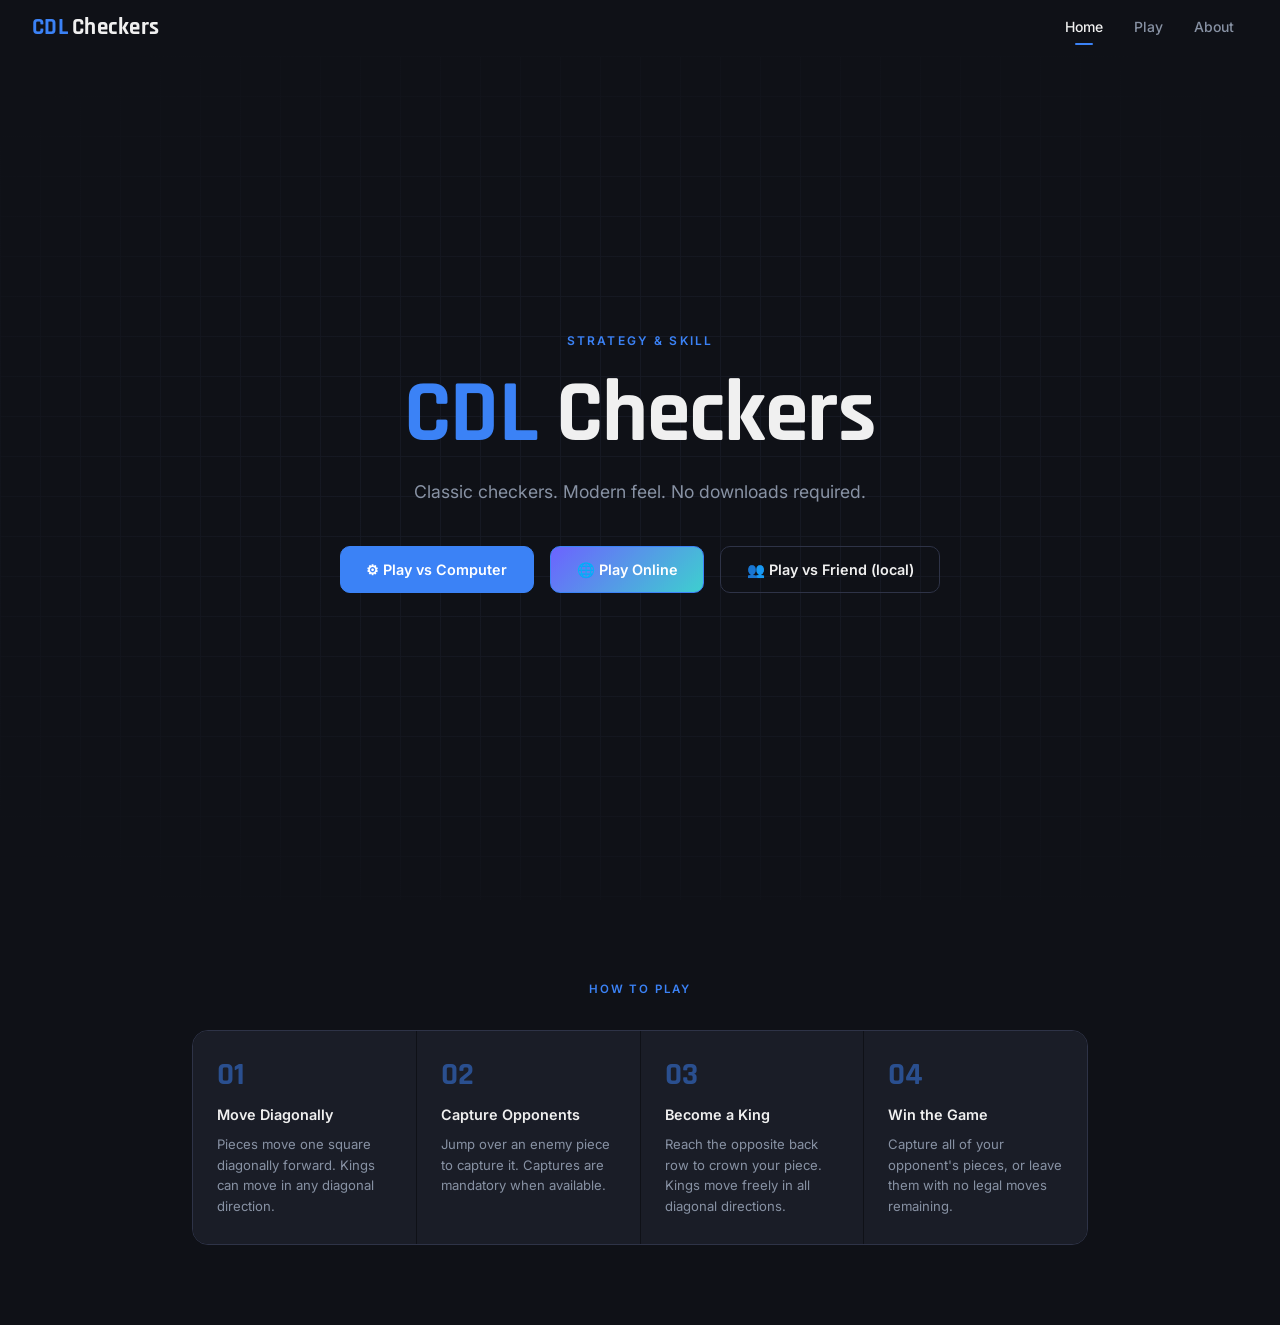
<file: index.html>
<!DOCTYPE html>
<html lang="en">

<head>
  <meta charset="UTF-8" />
  <meta name="viewport" content="width=device-width, initial-scale=1.0" />
  <title>CDL Checkers</title>
  <link rel="stylesheet" href="style.css" />
</head>

<body>

  <!-- ===== NAV ===== -->
  <nav class="nav" id="nav">
    <a href="index.html" class="nav-logo" aria-label="CDL Checkers home">
      <span class="cdl">CDL</span><span class="rest">Checkers</span>
    </a>
    <ul class="nav-links" role="list">
      <li><a href="index.html" class="active">Home</a></li>
      <li><a href="game.html">Play</a></li>
      <li><a href="about.html">About</a></li>
    </ul>
  </nav>

  <!-- ===== PAGE ===== -->
  <main class="page">

    <!-- Hero -->
    <section class="hero" aria-labelledby="hero-heading">
      <div class="hero-inner">
        <p class="hero-eyebrow">Strategy &amp; Skill</p>
        <h1 id="hero-heading">
          <span class="cdl">CDL</span><span class="rest"> Checkers</span>
        </h1>
        <p class="hero-tagline">Classic checkers. Modern feel. No downloads required.</p>
        <div class="hero-ctas">
          <a href="game.html?mode=ai" class="btn btn-primary">
            &#x2699; Play vs Computer
          </a>
          <a href="game.html?mode=online" class="btn btn-primary" style="background:linear-gradient(135deg,#6c63ff,#3ecfcf)">
            🌐 Play Online
          </a>
          <a href="game.html?mode=pvp" class="btn btn-secondary">
            &#x1F465; Play vs Friend (local)
          </a>
        </div>
      </div>
    </section>

    <!-- How to Play -->
    <section class="how-section" aria-labelledby="how-heading">
      <p class="section-label" id="how-heading">How to Play</p>
      <div class="how-grid">
        <div class="how-card">
          <div class="how-num">01</div>
          <h3>Move Diagonally</h3>
          <p>Pieces move one square diagonally forward. Kings can move in any diagonal direction.</p>
        </div>
        <div class="how-card">
          <div class="how-num">02</div>
          <h3>Capture Opponents</h3>
          <p>Jump over an enemy piece to capture it. Captures are mandatory when available.</p>
        </div>
        <div class="how-card">
          <div class="how-num">03</div>
          <h3>Become a King</h3>
          <p>Reach the opposite back row to crown your piece. Kings move freely in all diagonal directions.</p>
        </div>
        <div class="how-card">
          <div class="how-num">04</div>
          <h3>Win the Game</h3>
          <p>Capture all of your opponent's pieces, or leave them with no legal moves remaining.</p>
        </div>
      </div>
    </section>

  </main>

  <script src="game.js"></script>
</body>

</html>
</file>
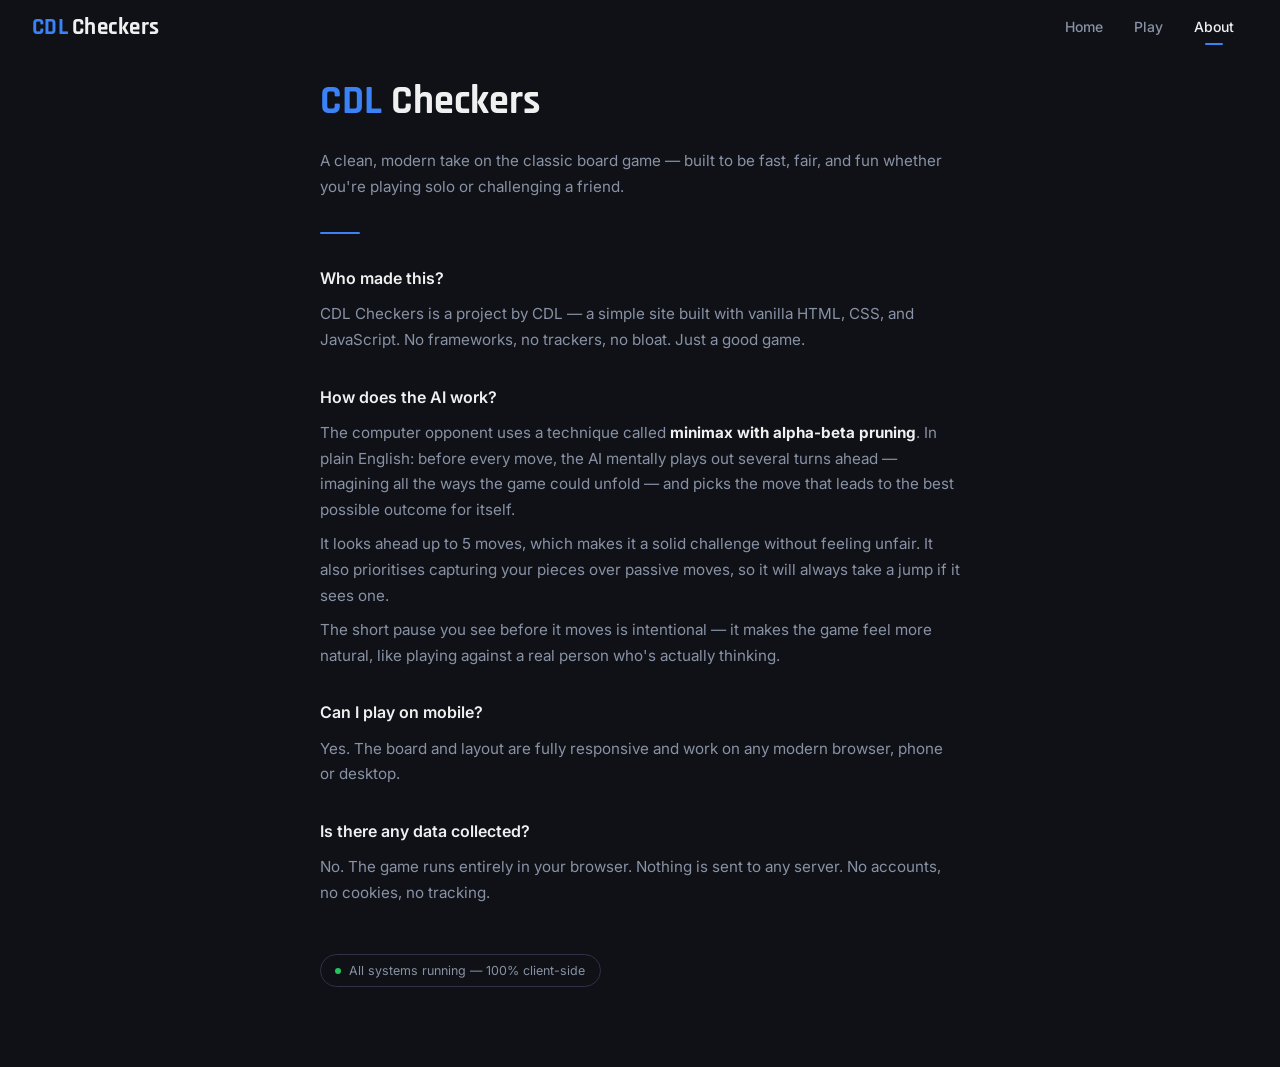
<file: about.html>
<!DOCTYPE html>
<html lang="en">

<head>
  <meta charset="UTF-8" />
  <meta name="viewport" content="width=device-width, initial-scale=1.0" />
  <title>About — CDL Checkers</title>
  <link rel="stylesheet" href="style.css" />
</head>

<body>

  <!-- ===== NAV ===== -->
  <nav class="nav" id="nav">
    <a href="index.html" class="nav-logo" aria-label="CDL Checkers home">
      <span class="cdl">CDL</span><span class="rest">Checkers</span>
    </a>
    <ul class="nav-links" role="list">
      <li><a href="index.html">Home</a></li>
      <li><a href="game.html">Play</a></li>
      <li><a href="about.html" class="active">About</a></li>
    </ul>
  </nav>

  <!-- ===== PAGE ===== -->
  <main class="page about-page">
    <div class="about-inner fade-in">
      <h1><span style="color:var(--accent)">CDL</span> Checkers</h1>
      <p>A clean, modern take on the classic board game — built to be fast, fair, and fun whether you're playing solo or
        challenging a friend.</p>

      <div class="about-divider"></div>

      <h2>Who made this?</h2>
      <p>CDL Checkers is a project by CDL — a simple site built with vanilla HTML, CSS, and JavaScript. No frameworks,
        no trackers, no bloat. Just a good game.</p>

      <h2>How does the AI work?</h2>
      <p>The computer opponent uses a technique called <strong style="color:var(--text)">minimax with alpha-beta
          pruning</strong>. In plain English: before every move, the AI mentally plays out several turns ahead —
        imagining all the ways the game could unfold — and picks the move that leads to the best possible outcome for
        itself.</p>
      <p>It looks ahead up to 5 moves, which makes it a solid challenge without feeling unfair. It also prioritises
        capturing your pieces over passive moves, so it will always take a jump if it sees one.</p>
      <p>The short pause you see before it moves is intentional — it makes the game feel more natural, like playing
        against a real person who's actually thinking.</p>

      <h2>Can I play on mobile?</h2>
      <p>Yes. The board and layout are fully responsive and work on any modern browser, phone or desktop.</p>

      <h2>Is there any data collected?</h2>
      <p>No. The game runs entirely in your browser. Nothing is sent to any server. No accounts, no cookies, no
        tracking.</p>

      <div class="about-badge">All systems running &mdash; 100% client-side</div>
    </div>
  </main>

  <script src="game.js"></script>
</body>

</html>
</file>
<file: style.css>
@import url('https://fonts.googleapis.com/css2?family=Inter:wght@300;400;500;600;700&family=Rajdhani:wght@600;700&display=swap');

/* ============================================================
   CDL CHECKERS — GLOBAL STYLES
   ============================================================ */

:root {
  --bg:          #0F1117;
  --surface:     #1A1D27;
  --surface2:    #20243A;
  --board-dark:  #1B1F30;
  --board-light: #353C5A;
  --p1:          #E63946;
  --p2:          #F0F0F0;
  --king:        #F4C430;
  --accent:      #3B82F6;
  --accent-dim:  rgba(59,130,246,0.18);
  --text:        #F0F0F0;
  --muted:       #8892A4;
  --border:      #2E3347;
  --nav-h:       56px;
  --radius:      10px;
  --radius-lg:   16px;
}

*, *::before, *::after { box-sizing: border-box; margin: 0; padding: 0; }

html { scroll-behavior: smooth; }

body {
  background: var(--bg);
  color: var(--text);
  font-family: 'Inter', sans-serif;
  font-size: 16px;
  line-height: 1.6;
  min-height: 100vh;
  -webkit-font-smoothing: antialiased;
}

/* ============================================================
   NAV
   ============================================================ */

.nav {
  position: fixed;
  top: 0; left: 0; right: 0;
  height: var(--nav-h);
  display: flex;
  align-items: center;
  justify-content: space-between;
  padding: 0 2rem;
  z-index: 100;
  border-bottom: 1px solid transparent;
  transition: background 0.2s ease, backdrop-filter 0.2s ease, border-color 0.2s ease;
}

.nav.scrolled {
  background: rgba(15, 17, 23, 0.85);
  backdrop-filter: blur(14px);
  -webkit-backdrop-filter: blur(14px);
  border-bottom-color: var(--border);
}

.nav-logo {
  font-family: 'Rajdhani', sans-serif;
  font-size: 1.45rem;
  font-weight: 700;
  letter-spacing: 0.02em;
  text-decoration: none;
  display: flex;
  align-items: center;
  gap: 0;
  user-select: none;
}
.nav-logo .cdl  { color: var(--accent); }
.nav-logo .rest { color: var(--text); margin-left: 0.3ch; }

.nav-links {
  display: flex;
  align-items: center;
  gap: 0.25rem;
  list-style: none;
}

.nav-links a {
  display: inline-block;
  padding: 0.3rem 0.85rem;
  color: var(--muted);
  text-decoration: none;
  font-size: 0.875rem;
  font-weight: 500;
  border-radius: 6px;
  transition: color 0.15s, background 0.15s;
  position: relative;
}

.nav-links a:hover { color: var(--text); background: var(--surface); }

.nav-links a.active {
  color: var(--text);
}
.nav-links a.active::after {
  content: '';
  position: absolute;
  bottom: -2px; left: 50%;
  transform: translateX(-50%);
  width: 18px; height: 2px;
  background: var(--accent);
  border-radius: 2px;
}

/* ============================================================
   PAGE WRAPPER
   ============================================================ */

.page { padding-top: var(--nav-h); }

/* ============================================================
   HOME — HERO
   ============================================================ */

.hero {
  min-height: calc(100vh - var(--nav-h));
  display: flex;
  flex-direction: column;
  align-items: center;
  justify-content: center;
  text-align: center;
  padding: 4rem 2rem 6rem;
  position: relative;
  overflow: hidden;
}

/* subtle grid pattern */
.hero::before {
  content: '';
  position: absolute;
  inset: 0;
  background-image:
    linear-gradient(var(--border) 1px, transparent 1px),
    linear-gradient(90deg, var(--border) 1px, transparent 1px);
  background-size: 40px 40px;
  opacity: 0.25;
  pointer-events: none;
}

/* radial vignette over grid */
.hero::after {
  content: '';
  position: absolute;
  inset: 0;
  background: radial-gradient(ellipse 70% 60% at 50% 50%, transparent 30%, var(--bg) 100%);
  pointer-events: none;
}

.hero-inner {
  position: relative;
  z-index: 1;
  max-width: 640px;
}

.hero-eyebrow {
  font-size: 0.75rem;
  font-weight: 600;
  letter-spacing: 0.18em;
  text-transform: uppercase;
  color: var(--accent);
  margin-bottom: 1.25rem;
  opacity: 0;
  animation: fadeUp 0.6s 0.1s ease forwards;
}

.hero h1 {
  font-family: 'Rajdhani', sans-serif;
  font-size: clamp(3rem, 8vw, 5.5rem);
  font-weight: 700;
  line-height: 1;
  letter-spacing: -0.01em;
  margin-bottom: 1.25rem;
  opacity: 0;
  animation: fadeUp 0.6s 0.2s ease forwards;
}
.hero h1 .cdl  { color: var(--accent); }
.hero h1 .rest { color: var(--text); }

.hero-tagline {
  font-size: 1.1rem;
  color: var(--muted);
  margin-bottom: 2.5rem;
  opacity: 0;
  animation: fadeUp 0.6s 0.35s ease forwards;
}

.hero-ctas {
  display: flex;
  gap: 1rem;
  justify-content: center;
  flex-wrap: wrap;
  opacity: 0;
  animation: fadeUp 0.6s 0.5s ease forwards;
}

/* ============================================================
   BUTTONS
   ============================================================ */

.btn {
  display: inline-flex;
  align-items: center;
  gap: 0.5rem;
  padding: 0.7rem 1.6rem;
  border-radius: var(--radius);
  font-size: 0.9rem;
  font-weight: 600;
  font-family: 'Inter', sans-serif;
  cursor: pointer;
  text-decoration: none;
  border: 1.5px solid transparent;
  transition: transform 0.15s, background 0.15s, border-color 0.15s, box-shadow 0.15s;
  white-space: nowrap;
}
.btn:active { transform: scale(0.97); }

.btn-primary {
  background: var(--accent);
  color: #fff;
  border-color: var(--accent);
}
.btn-primary:hover {
  background: #2563eb;
  border-color: #2563eb;
  box-shadow: 0 0 0 3px rgba(59,130,246,0.2);
}

.btn-secondary {
  background: transparent;
  color: var(--text);
  border-color: var(--border);
}
.btn-secondary:hover {
  background: var(--surface);
  border-color: var(--muted);
}

.btn-ghost {
  background: transparent;
  color: var(--muted);
  border-color: transparent;
  padding: 0.5rem 1rem;
}
.btn-ghost:hover { color: var(--text); background: var(--surface); }

/* ============================================================
   HOW TO PLAY CARDS
   ============================================================ */

.how-section {
  padding: 5rem 2rem;
  max-width: 960px;
  margin: 0 auto;
}

.section-label {
  font-size: 0.72rem;
  font-weight: 600;
  letter-spacing: 0.16em;
  text-transform: uppercase;
  color: var(--accent);
  margin-bottom: 2rem;
  text-align: center;
}

.how-grid {
  display: grid;
  grid-template-columns: repeat(auto-fit, minmax(200px, 1fr));
  gap: 1px;
  border: 1px solid var(--border);
  border-radius: var(--radius-lg);
  overflow: hidden;
}

.how-card {
  background: var(--surface);
  padding: 1.75rem 1.5rem;
  opacity: 0;
  animation: fadeUp 0.5s ease forwards;
}
.how-card:nth-child(1) { animation-delay: 0.05s; }
.how-card:nth-child(2) { animation-delay: 0.12s; }
.how-card:nth-child(3) { animation-delay: 0.19s; }
.how-card:nth-child(4) { animation-delay: 0.26s; }

.how-num {
  font-family: 'Rajdhani', sans-serif;
  font-size: 2rem;
  font-weight: 700;
  color: var(--accent);
  opacity: 0.5;
  line-height: 1;
  margin-bottom: 0.75rem;
}

.how-card h3 {
  font-size: 0.9rem;
  font-weight: 600;
  margin-bottom: 0.5rem;
  color: var(--text);
}

.how-card p {
  font-size: 0.82rem;
  color: var(--muted);
  line-height: 1.55;
}

/* ============================================================
   GAME PAGE
   ============================================================ */

.game-page {
  min-height: calc(100vh - var(--nav-h));
  display: flex;
  flex-direction: column;
  align-items: center;
  justify-content: center;
  padding: 2rem 1rem;
}

.game-container {
  display: flex;
  flex-direction: column;
  align-items: center;
  gap: 1.25rem;
  width: 100%;
  max-width: 620px;
}

/* ---- Status bar ---- */
.status-bar {
  width: 100%;
  display: flex;
  align-items: center;
  justify-content: space-between;
  gap: 1rem;
  padding: 0.75rem 1.1rem;
  background: var(--surface);
  border: 1px solid var(--border);
  border-radius: var(--radius);
}

.status-turn {
  font-size: 0.9rem;
  font-weight: 500;
  color: var(--text);
  display: flex;
  align-items: center;
  gap: 0.5rem;
}

.turn-dot {
  width: 9px; height: 9px;
  border-radius: 50%;
  flex-shrink: 0;
  transition: background 0.3s;
}
.turn-dot.p1 { background: var(--p1); }
.turn-dot.p2 { background: var(--p2); }

.status-counts {
  display: flex;
  gap: 1.25rem;
  font-size: 0.82rem;
  color: var(--muted);
}
.count-badge {
  display: flex;
  align-items: center;
  gap: 0.4rem;
}
.count-pip {
  width: 10px; height: 10px;
  border-radius: 50%;
}
.count-pip.p1 { background: var(--p1); }
.count-pip.p2 { background: var(--p2); }

/* ---- Board ---- */
.board-wrap {
  position: relative;
  width: min(80vw, 560px);
  height: min(80vw, 560px);
  max-width: 560px;
  max-height: 560px;
  flex-shrink: 0;
  align-self: center;
}

#board {
  display: grid;
  grid-template-columns: repeat(8, 1fr);
  grid-template-rows: repeat(8, 1fr);
  grid-auto-rows: 1fr;
  width: 100%;
  height: 100%;
  border: 2px solid var(--border);
  border-radius: 6px;
  overflow: hidden;
  user-select: none;
}

.cell {
  position: relative;
  display: flex;
  align-items: center;
  justify-content: center;
  cursor: default;
  transition: background 0.15s ease;
  aspect-ratio: 1;
}
.cell.light { background: var(--board-light); }
.cell.dark  { background: var(--board-dark); }
.cell.dark  { cursor: pointer; }

.cell.selected { background: rgba(59,130,246,0.28) !important; }

.cell.valid-move { background: rgba(59,130,246,0.14) !important; }
.cell.valid-move::after {
  content: '';
  position: absolute;
  width: 28%;
  height: 28%;
  border-radius: 50%;
  background: rgba(59,130,246,0.55);
  pointer-events: none;
  animation: dotPop 0.15s ease forwards;
}

@keyframes dotPop {
  from { opacity: 0; transform: scale(0.5); }
  to   { opacity: 1; transform: scale(1); }
}

/* ---- Pieces ---- */
.piece {
  width: 72%;
  height: 72%;
  border-radius: 50%;
  display: flex;
  align-items: center;
  justify-content: center;
  font-size: 1.1em;
  position: relative;
  cursor: pointer;
  transition: transform 0.15s ease;
  flex-shrink: 0;
  /* No global animation here — only newly inserted pieces animate via .piece-new */
}

.piece-new {
  animation: pieceFadeIn 0.3s ease both;
}

@keyframes pieceFadeIn {
  from { opacity: 0; transform: scale(0.5); }
  to   { opacity: 1; transform: scale(1); }
}

.piece.p1 {
  background: var(--p1);
  box-shadow: inset 0 -3px 0 rgba(0,0,0,0.25), inset 0 3px 0 rgba(255,255,255,0.12), 0 2px 6px rgba(0,0,0,0.4);
}
.piece.p2 {
  background: var(--p2);
  box-shadow: inset 0 -3px 0 rgba(0,0,0,0.18), inset 0 3px 0 rgba(255,255,255,0.3), 0 2px 6px rgba(0,0,0,0.4);
}

.piece:hover { transform: scale(1.06); }
.piece.selected-piece { transform: scale(1.1); }

.king-crown {
  color: var(--king);
  font-size: 0.85em;
  line-height: 1;
  pointer-events: none;
  animation: crownPop 0.3s ease;
}
@keyframes crownPop {
  0%   { transform: scale(0.5); opacity: 0; }
  60%  { transform: scale(1.25); }
  100% { transform: scale(1);   opacity: 1; }
}

.piece.removing {
  animation: pieceRemove 0.25s ease forwards;
}
@keyframes pieceRemove {
  to { opacity: 0; transform: scale(0.45); }
}

/* ---- New game button row ---- */
.game-actions {
  width: 100%;
  display: flex;
  align-items: center;
  justify-content: space-between;
  gap: 1rem;
}

.mode-label {
  font-size: 0.8rem;
  color: var(--muted);
}
.mode-label span {
  color: var(--text);
  font-weight: 500;
}

/* ---- Win overlay ---- */
.win-overlay {
  position: fixed;
  inset: 0;
  background: rgba(0,0,0,0.7);
  backdrop-filter: blur(6px);
  display: flex;
  align-items: center;
  justify-content: center;
  z-index: 200;
  opacity: 0;
  pointer-events: none;
  transition: opacity 0.35s ease;
}
.win-overlay.visible {
  opacity: 1;
  pointer-events: all;
}

.win-card {
  background: var(--surface);
  border: 1px solid var(--border);
  border-radius: var(--radius-lg);
  padding: 2.5rem 3rem;
  text-align: center;
  max-width: 340px;
  transform: translateY(20px);
  transition: transform 0.35s ease;
}
.win-overlay.visible .win-card { transform: translateY(0); }

.win-title {
  font-family: 'Rajdhani', sans-serif;
  font-size: 2.2rem;
  font-weight: 700;
  margin-bottom: 0.5rem;
  line-height: 1.1;
}
.win-title.p1 { color: var(--p1); }
.win-title.p2 { color: #c8c8c8; }

.win-sub {
  color: var(--muted);
  font-size: 0.9rem;
  margin-bottom: 2rem;
}

/* ---- AI thinking indicator ---- */
.thinking {
  display: inline-flex;
  gap: 4px;
  align-items: center;
}
.thinking span {
  width: 5px; height: 5px;
  border-radius: 50%;
  background: var(--accent);
  animation: blink 1.1s infinite;
}
.thinking span:nth-child(2) { animation-delay: 0.18s; }
.thinking span:nth-child(3) { animation-delay: 0.36s; }
@keyframes blink {
  0%, 80%, 100% { opacity: 0.2; }
  40%           { opacity: 1; }
}

/* ============================================================
   ABOUT PAGE
   ============================================================ */

.about-page {
  min-height: calc(100vh - var(--nav-h));
  display: flex;
  align-items: flex-start;
  justify-content: center;
  padding: 5rem 2rem;
}

.about-inner {
  max-width: 640px;
  width: 100%;
}

.about-inner h1 {
  font-family: 'Rajdhani', sans-serif;
  font-size: 2.5rem;
  font-weight: 700;
  margin-bottom: 1.5rem;
  line-height: 1.1;
}

.about-inner h2 {
  font-size: 1rem;
  font-weight: 600;
  color: var(--text);
  margin: 2rem 0 0.6rem;
}

.about-inner p {
  font-size: 0.95rem;
  color: var(--muted);
  line-height: 1.7;
  margin-bottom: 0.5rem;
}

.about-divider {
  width: 40px;
  height: 2px;
  background: var(--accent);
  border-radius: 2px;
  margin: 2rem 0;
}

.about-badge {
  display: inline-flex;
  align-items: center;
  gap: 0.5rem;
  padding: 0.35rem 0.9rem;
  border: 1px solid var(--border);
  border-radius: 99px;
  font-size: 0.78rem;
  color: var(--muted);
  margin-top: 2.5rem;
}
.about-badge::before {
  content: '';
  width: 6px; height: 6px;
  border-radius: 50%;
  background: #22c55e;
}

/* ============================================================
   KEYFRAMES / UTILS
   ============================================================ */

@keyframes fadeUp {
  from { opacity: 0; transform: translateY(16px); }
  to   { opacity: 1; transform: translateY(0); }
}

.fade-in { animation: fadeUp 0.5s ease forwards; }

/* ============================================================
   RESPONSIVE
   ============================================================ */

@media (max-width: 600px) {
  .nav { padding: 0 1rem; }
  .hero { padding: 3rem 1.25rem 4rem; }
  .how-grid { grid-template-columns: 1fr 1fr; }
  .status-counts { display: none; }
  .game-actions { flex-direction: column; align-items: flex-start; }
  .win-card { padding: 2rem 1.75rem; }
}
</file>
